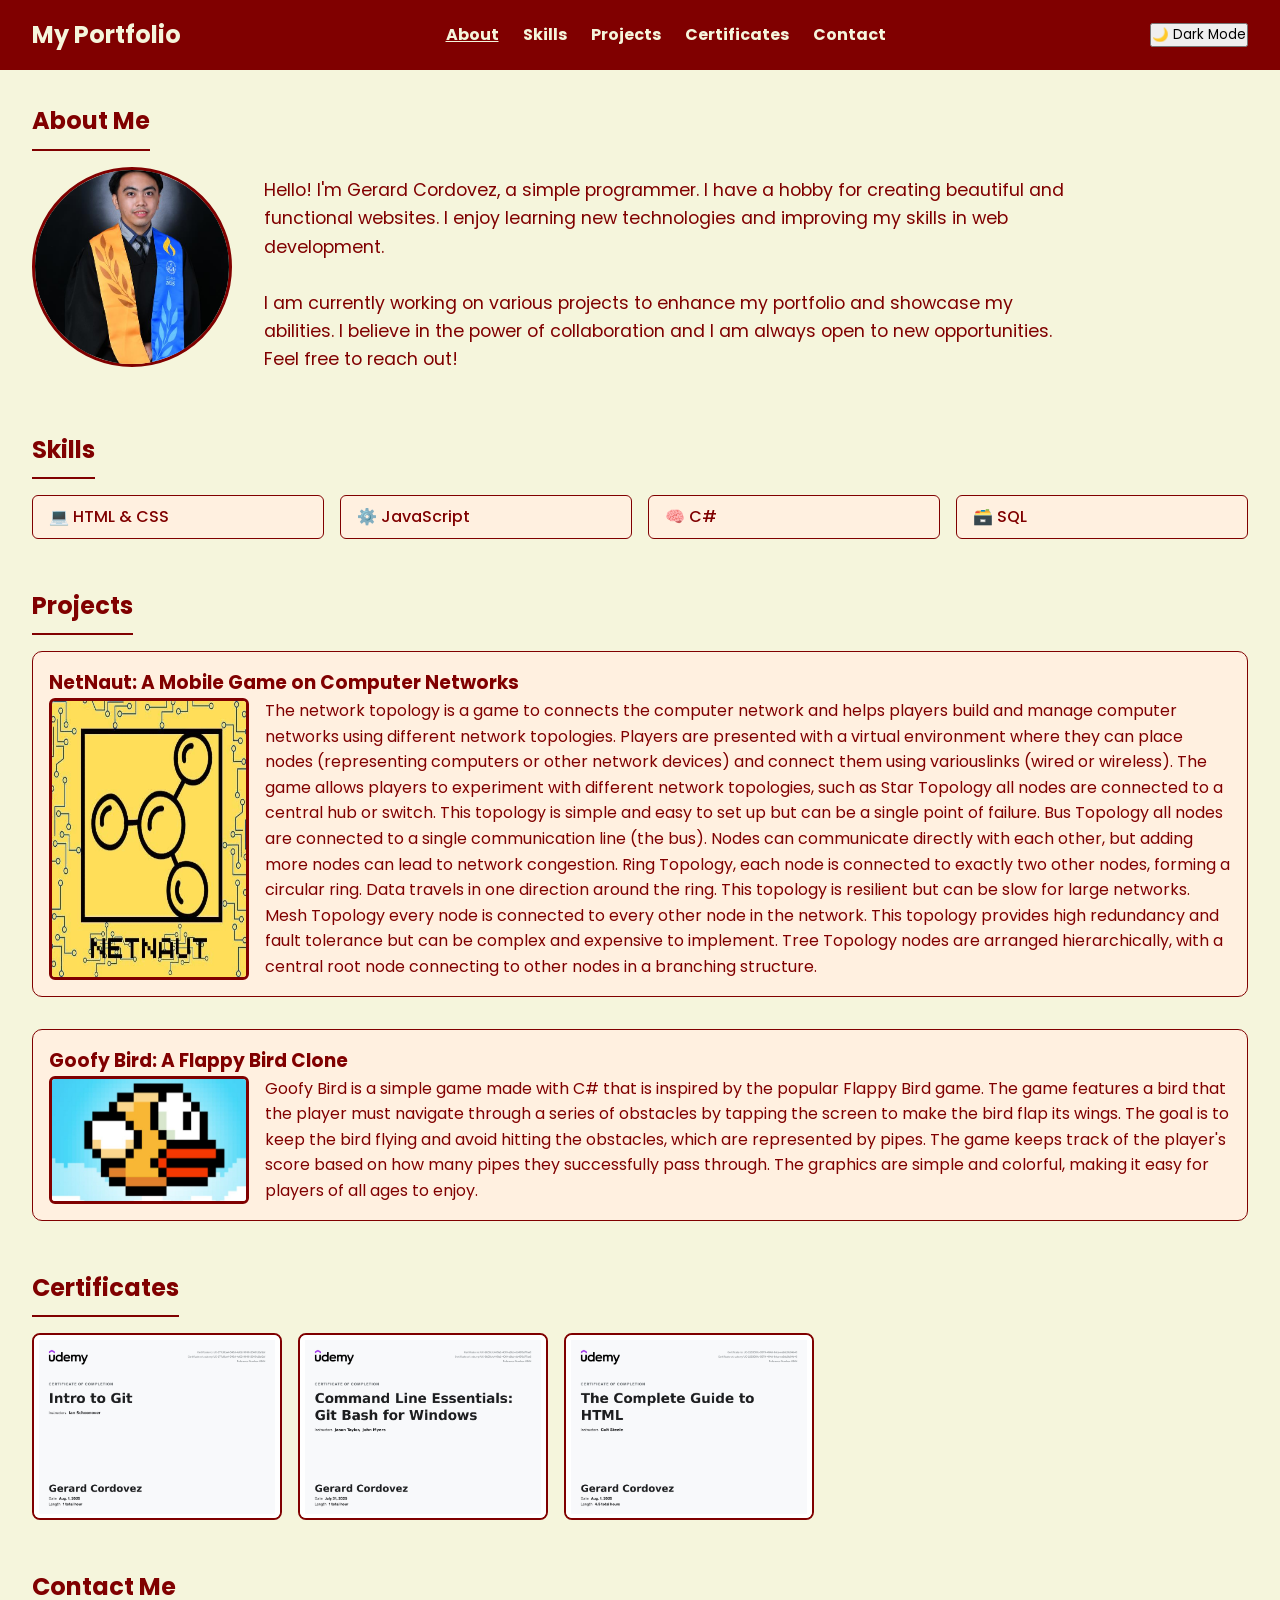
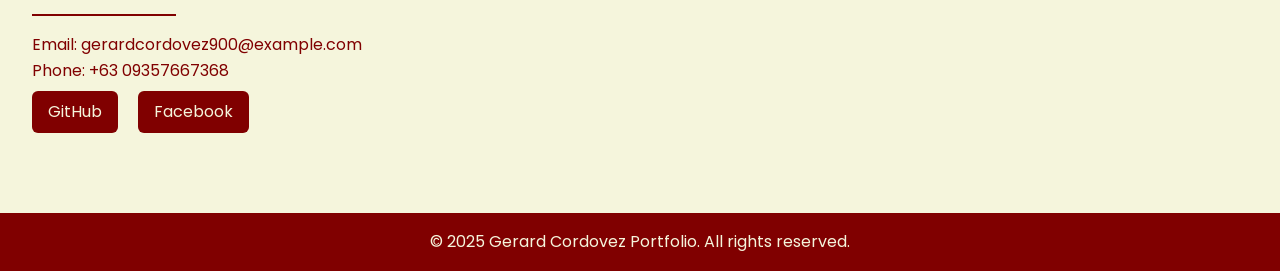
<file: bruh.html>
<!DOCTYPE html>
<html lang="en">
  <head>
    <link
      href="https://fonts.googleapis.com/css2?family=Poppins&display=swap"
      rel="stylesheet"
    />
    <meta charset="UTF-8" />
    <meta name="viewport" content="width=device-width, initial-scale=1.0" />
    <title>Gerard Cordovez | Portfolio</title>
    <style>
      :root {
        --maroon: #800000;
        --beige: #f5f5dc;
        --light-beige: #fff0e0;
        --accent-hover: #a00000;
      }

      * {
        margin: 0;
        padding: 0;
        box-sizing: border-box;
        scroll-behavior: smooth;
        font-family: "Poppins", sans-serif;
      }

      body {
        background-color: var(--beige);
        color: var(--maroon);
        line-height: 1.6;
      }

      header {
        background-color: var(--maroon);
        padding: 1rem 2rem;
        color: var(--beige);
        position: sticky;
        top: 0;
        z-index: 1000;
      }

      nav {
        display: flex;
        justify-content: space-between;
        align-items: center;
        flex-wrap: wrap;
      }

      nav h1 {
        font-size: 1.5rem;
      }

      nav ul {
        list-style: none;
        display: flex;
        gap: 1.5rem;
        flex-wrap: wrap;
      }

      nav a {
        color: var(--beige);
        text-decoration: none;
        font-weight: bold;
      }

      nav a:hover,
      nav a.active {
        text-decoration: underline;
      }

      main {
        padding: 2rem;
      }

      section {
        margin-bottom: 3rem;
      }

      h2 {
        margin-bottom: 1rem;
        border-bottom: 2px solid var(--maroon);
        display: inline-block;
        padding-bottom: 0.5rem;
      }

      .profile-pic {
        width: 200px;
        height: 200px;
        border-radius: 50%;
        object-fit: cover;
        border: 3px solid var(--maroon);
        margin-bottom: 1rem;
      }

      .about-text {
        font-size: 1.1rem;
        max-width: 800px;
      }

      .skills-list {
        display: grid;
        grid-template-columns: repeat(auto-fit, minmax(150px, 1fr));
        gap: 1rem;
        list-style: none;
        padding: 0;
      }

      .skills-list li {
        background-color: var(--light-beige);
        border: 1px solid var(--maroon);
        padding: 0.5rem 1rem;
        border-radius: 6px;
        font-weight: 500;
        display: flex;
        align-items: center;
        gap: 0.5rem;
        transition: background-color 0.3s, transform 0.2s;
      }

      .skills-list li:hover {
        background-color: #fce9d8;
        transform: translateY(-2px);
      }

      .project {
        background-color: var(--light-beige);
        border: 1px solid var(--maroon);
        padding: 1rem;
        margin-bottom: 2rem;
        border-radius: 10px;
        transition: transform 0.3s, box-shadow 0.3s;
      }

      .project:hover {
        transform: scale(1.03);
        box-shadow: 0 4px 20px rgba(128, 0, 0, 0.3);
      }

      .project-container {
        display: flex;
        flex-direction: column;
        gap: 1rem;
      }

      .project-container img {
        width: 100%;
        max-width: 200px;
        height: auto;
        border-radius: 6px;
        border: 3px solid var(--maroon);
      }

      .certificate-gallery {
        display: flex;
        flex-wrap: wrap;
        gap: 1rem;
      }

      .certificate-img {
        width: 250px;
        border: 2px solid var(--maroon);
        border-radius: 8px;
        transition: transform 0.3s, box-shadow 0.3s;
      }

      .certificate-img:hover {
        transform: scale(1.05);
        box-shadow: 0 4px 20px rgba(128, 0, 0, 0.3);
      }

      .btn {
        display: inline-block;
        margin-top: 0.5rem;
        margin-right: 1rem;
        padding: 0.5rem 1rem;
        background-color: var(--maroon);
        color: var(--beige);
        text-decoration: none;
        border-radius: 6px;
        transition: background-color 0.3s, transform 0.2s;
      }

      .btn:hover {
        background-color: var(--accent-hover);
        transform: scale(1.05);
      }

      footer {
        background-color: var(--maroon);
        color: var(--beige);
        text-align: center;
        padding: 1rem;
      }

      body.dark-mode {
        background-color: #121212;
        color: #f5f5dc;
      }

      body.dark-mode header,
      body.dark-mode footer {
        background-color: #1e1e1e;
        color: #f5f5dc;
      }

      body.dark-mode nav a {
        color: #f5f5dc;
      }

      body.dark-mode nav a:hover,
      body.dark-mode nav a.active {
        text-decoration: underline;
      }

      body.dark-mode .skills-list li,
      body.dark-mode .project,
      body.dark-mode .certificate-img {
        background-color: #1f1f1f;
        border-color: #f5f5dc;
      }

      body.dark-mode .btn {
        background-color: #333;
        color: #f5f5dc;
      }

      body.dark-mode .btn:hover {
        background-color: #444;
      }

      /* Responsive layout */
      @media (min-width: 768px) {
        .project-container {
          flex-direction: row;
        }

        .about-flex {
          display: flex;
          gap: 2rem;
          align-items: center;
        }
      }
    </style>
  </head>
  <body>
    <header>
      <nav>
        <h1>My Portfolio</h1>
        <ul>
          <li><a href="#about" class="active">About</a></li>
          <li><a href="#skills">Skills</a></li>
          <li><a href="#projects">Projects</a></li>
          <li><a href="#certificates">Certificates</a></li>
          <li><a href="#contact">Contact</a></li>
        </ul>
        <button class="toggle-btn" onclick="toggleDarkMode()">
          🌙 Dark Mode
        </button>
      </nav>
    </header>

    <main>
      <!-- ✏️ About Section -->
      <section id="about">
        <h2>About Me</h2>
        <div class="about-flex">
          <img src="profile.jpg" alt="Profile Picture" class="profile-pic" />
          <p class="about-text">
            Hello! I'm Gerard Cordovez, a simple programmer. I have a hobby for
            creating beautiful and functional websites. I enjoy learning new
            technologies and improving my skills in web development.
            <br /><br />
            I am currently working on various projects to enhance my portfolio
            and showcase my abilities. I believe in the power of collaboration
            and I am always open to new opportunities. Feel free to reach out!
          </p>
        </div>
      </section>

      <!-- ✏️ Skills Section -->
      <section id="skills">
        <h2>Skills</h2>
        <ul class="skills-list">
          <li>💻 HTML & CSS</li>
          <li>⚙️ JavaScript</li>
          <li>🧠 C#</li>
          <li>🗃️ SQL</li>
        </ul>
      </section>

      <!-- ✏️ Projects Section -->
      <section id="projects">
        <h2>Projects</h2>

        <div class="project">
          <h3>NetNaut: A Mobile Game on Computer Networks</h3>
          <div class="project-container">
            <img src="NetNaut.jpg" alt="NetNaut Picture" />
            <p>
              The network topology is a game to connects the computer network
              and helps players build and manage computer networks using
              different network topologies. Players are presented with a virtual
              environment where they can place nodes (representing computers or
              other network devices) and connect them using variouslinks (wired
              or wireless). The game allows players to experiment with different
              network topologies, such as Star Topology all nodes are connected
              to a central hub or switch. This topology is simple and easy to
              set up but can be a single point of failure. Bus Topology all
              nodes are connected to a single communication line (the bus).
              Nodes can communicate directly with each other, but adding more
              nodes can lead to network congestion. Ring Topology, each node is
              connected to exactly two other nodes, forming a circular ring.
              Data travels in one direction around the ring. This topology is
              resilient but can be slow for large networks. Mesh Topology every
              node is connected to every other node in the network. This
              topology provides high redundancy and fault tolerance but can be
              complex and expensive to implement. Tree Topology nodes are
              arranged hierarchically, with a central root node connecting to
              other nodes in a branching structure.
            </p>
          </div>
        </div>

        <div class="project">
          <h3>Goofy Bird: A Flappy Bird Clone</h3>
          <div class="project-container">
            <img src="Flappy Bird.jpg" alt="Flappy Bird Picture" />
            <p>
              Goofy Bird is a simple game made with C# that is inspired by the
              popular Flappy Bird game. The game features a bird that the player
              must navigate through a series of obstacles by tapping the screen
              to make the bird flap its wings. The goal is to keep the bird
              flying and avoid hitting the obstacles, which are represented by
              pipes. The game keeps track of the player's score based on how
              many pipes they successfully pass through. The graphics are simple
              and colorful, making it easy for players of all ages to enjoy.
            </p>
          </div>
        </div>
      </section>

      <!-- ✏️ Certificates Section -->
      <section id="certificates">
        <h2>Certificates</h2>
        <div class="certificate-gallery">
          <img
            src="Intro to Git.jpg"
            alt="Git Certificate"
            class="certificate-img"
          />
          <img
            src="Git Bash for Windows.jpg"
            alt="Git Bash Certificate"
            class="certificate-img"
          />
          <img
            src="The Complete Guide to HTML.jpg"
            alt="HTML Certificate"
            class="certificate-img"
          />
          <!-- ➕ Add more certificate images -->
        </div>
      </section>

      <!-- ✏️ Contact Section -->
      <section id="contact">
        <h2>Contact Me</h2>
        <p>Email: gerardcordovez900@example.com</p>
        <p>Phone: +63 09357667368</p>
        <a href="https://github.com/Gerard1603" class="btn" target="_blank"
          >GitHub</a
        >
        <a
          href="https://www.facebook.com/share/176tAjxJfA/?mibextid=wwXIfr"
          class="btn"
          target="_blank"
          >Facebook</a
        >
      </section>
    </main>

    <footer>
      <p>&copy; 2025 Gerard Cordovez Portfolio. All rights reserved.</p>
    </footer>

    <script>
      function toggleDarkMode() {
        document.body.classList.toggle("dark-mode");

        const btn = document.querySelector(".toggle-btn");
        if (document.body.classList.contains("dark-mode")) {
          btn.textContent = "☀️ Light Mode";
        } else {
          btn.textContent = "🌙 Dark Mode";
        }
      }
    </script>
  </body>
</html>
</file>
